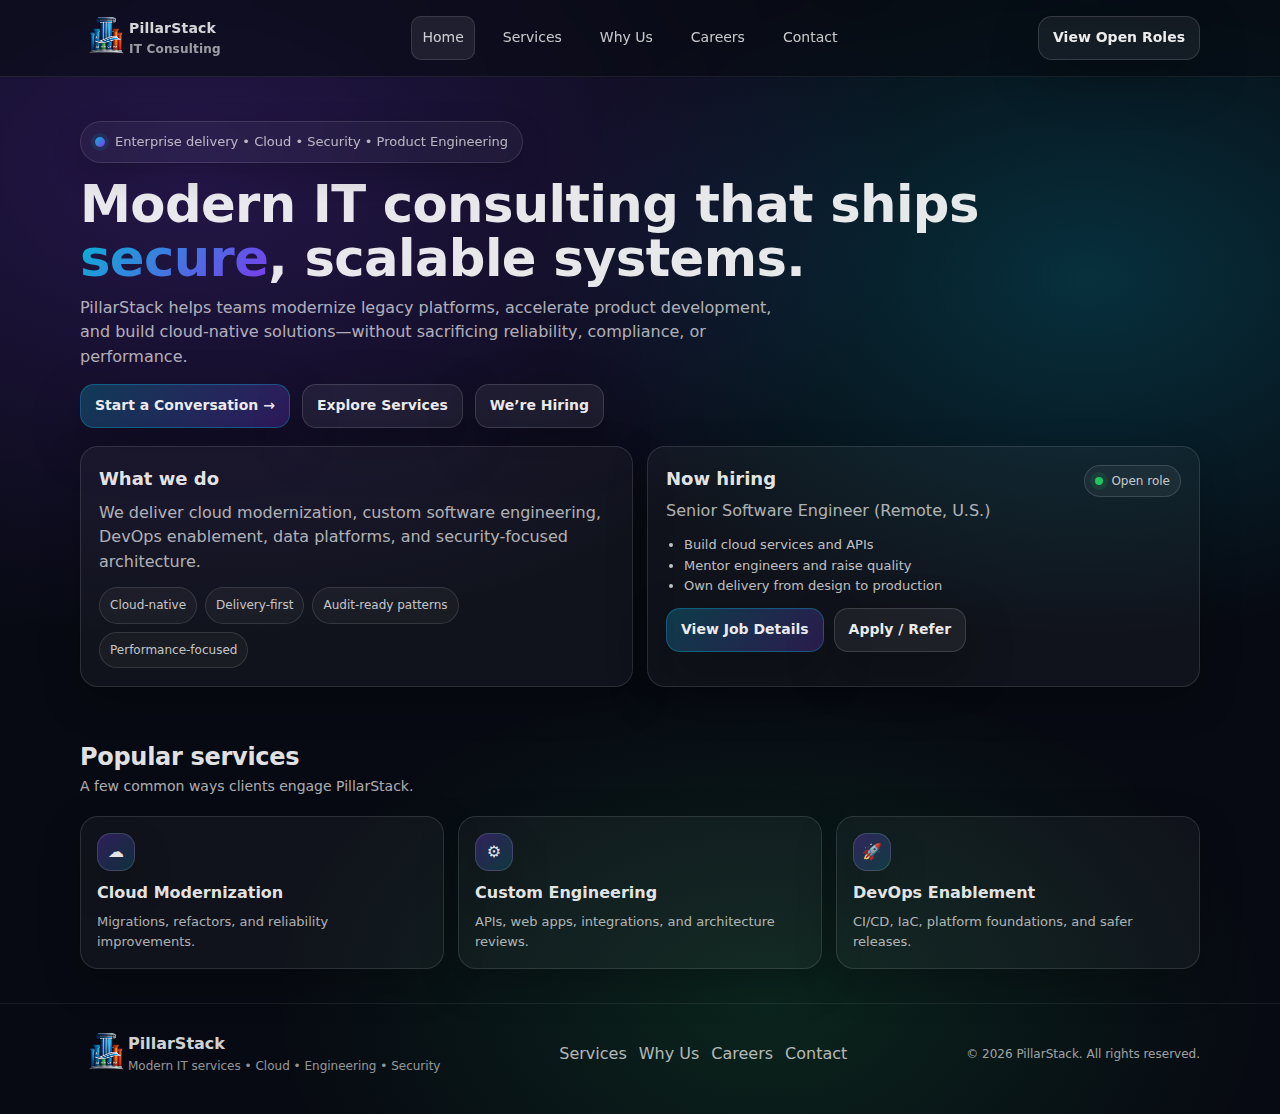
<file: index.html>
<!doctype html>
<html lang="en">
<head>
  <meta charset="UTF-8" />
  <meta name="viewport" content="width=device-width, initial-scale=1.0" />
  <title>PillarStack | IT Consulting & Modern IT Services</title>
  <meta name="description" content="PillarStack provides modern IT consulting services: cloud modernization, software engineering, DevOps, data, and security. We’re hiring a Senior Software Engineer." />
  <link rel="stylesheet" href="styles.css" />
</head>
<body data-page="home">
  <header>
    <div class="container">
      <div class="nav">
        <a class="brand" href="index.html" aria-label="PillarStack Home">
          <img src="logo.png" width="48" height="48" />
          <div>
            <div style="font-size:14px; opacity:0.92;">PillarStack</div>
            <div style="font-size:12px; opacity:0.65; font-weight:600;">IT Consulting</div>
          </div>
        </a>

        <nav class="navlinks" aria-label="Primary navigation">
          <a data-nav="home" href="index.html">Home</a>
          <a data-nav="services" href="services.html">Services</a>
          <a data-nav="about" href="about.html">Why Us</a>
          <a data-nav="careers" href="careers.html">Careers</a>
          <a data-nav="contact" href="contact.html">Contact</a>
        </nav>

        <div class="navcta">
          <a class="btn" href="careers.html">View Open Roles</a>
          <button class="btn primary hamburger" id="menuBtn" aria-expanded="false" aria-controls="mobilePanel">☰ Menu</button>
        </div>
      </div>

      <div class="mobilePanel" id="mobilePanel" aria-label="Mobile navigation">
        <a href="index.html">Home</a>
        <a href="services.html">Services</a>
        <a href="about.html">Why Us</a>
        <a href="careers.html">Careers</a>
        <a href="contact.html">Contact</a>
      </div>
    </div>
  </header>

  <main>
    <section class="pageHero">
      <div class="container">
        <span class="pill"><span class="dot"></span> Enterprise delivery • Cloud • Security • Product Engineering</span>
        <h1 class="h1">Modern IT consulting that ships <span style="background:linear-gradient(135deg,var(--brand2),var(--brand1)); -webkit-background-clip:text; background-clip:text; color:transparent;">secure</span>, scalable systems.</h1>
        <p class="sub">
          PillarStack helps teams modernize legacy platforms, accelerate product development, and build cloud-native solutions—without sacrificing reliability, compliance, or performance.
        </p>

        <div class="heroActions">
          <a class="btn primary" href="contact.html">Start a Conversation →</a>
          <a class="btn" href="services.html">Explore Services</a>
          <a class="btn" href="careers.html">We’re Hiring</a>
        </div>

        <div class="cards" style="margin-top:18px;">
          <div class="card">
            <h2 style="margin:0 0 8px; font-size:18px;">What we do</h2>
            <p style="margin:0; color:var(--muted);">
              We deliver cloud modernization, custom software engineering, DevOps enablement, data platforms, and security-focused architecture.
            </p>
            <div class="badges">
              <span class="badge">Cloud-native</span>
              <span class="badge">Delivery-first</span>
              <span class="badge">Audit-ready patterns</span>
              <span class="badge">Performance-focused</span>
            </div>
          </div>

          <div class="card">
            <div style="display:flex; justify-content:space-between; align-items:flex-start; gap:10px;">
              <div>
                <h2 style="margin:0 0 6px; font-size:18px;">Now hiring</h2>
                <p style="margin:0; color:var(--muted);">Senior Software Engineer (Remote, U.S.)</p>
              </div>
              <span class="tag"><span class="pulse"></span> Open role</span>
            </div>

            <ul style="margin:12px 0 0; padding-left:18px; color:rgba(255,255,255,0.74); font-size:13px;">
              <li>Build cloud services and APIs</li>
              <li>Mentor engineers and raise quality</li>
              <li>Own delivery from design to production</li>
            </ul>

            <div style="margin-top:12px; display:flex; gap:10px; flex-wrap:wrap;">
              <a class="btn primary" href="careers.html">View Job Details</a>
              <a class="btn" href="contact.html">Apply / Refer</a>
            </div>
          </div>
        </div>
      </div>
    </section>

    <section>
      <div class="container">
        <div class="sectionHead">
          <div>
            <h2>Popular services</h2>
            <p>A few common ways clients engage PillarStack.</p>
          </div>
        </div>

        <div class="cards">
          <article class="service">
            <div class="icon">☁</div>
            <h3>Cloud Modernization</h3>
            <p>Migrations, refactors, and reliability improvements.</p>
          </article>

          <article class="service">
            <div class="icon">⚙</div>
            <h3>Custom Engineering</h3>
            <p>APIs, web apps, integrations, and architecture reviews.</p>
          </article>

          <article class="service">
            <div class="icon">🚀</div>
            <h3>DevOps Enablement</h3>
            <p>CI/CD, IaC, platform foundations, and safer releases.</p>
          </article>
        </div>
      </div>
    </section>

    <footer>
      <div class="container">
        <div class="footGrid">
          <div style="display:flex; align-items:center; gap: 0px;">
            <img src="logo.png" width="48" height="48" />
            <div>
              <div style="font-weight:700; color: rgba(255,255,255,0.84);">PillarStack</div>
              <div style="font-size:12px; color: rgba(255,255,255,0.58);">Modern IT services • Cloud • Engineering • Security</div>
            </div>
          </div>

          <div class="tinyLinks" aria-label="Footer links">
            <a href="services.html">Services</a>
            <a href="about.html">Why Us</a>
            <a href="careers.html">Careers</a>
            <a href="contact.html">Contact</a>
          </div>

          <div style="font-size:12px;">© <span id="year"></span> PillarStack. All rights reserved.</div>
        </div>
      </div>
    </footer>
  </main>

  <script src="app.js"></script>
</body>
</html>
</file>
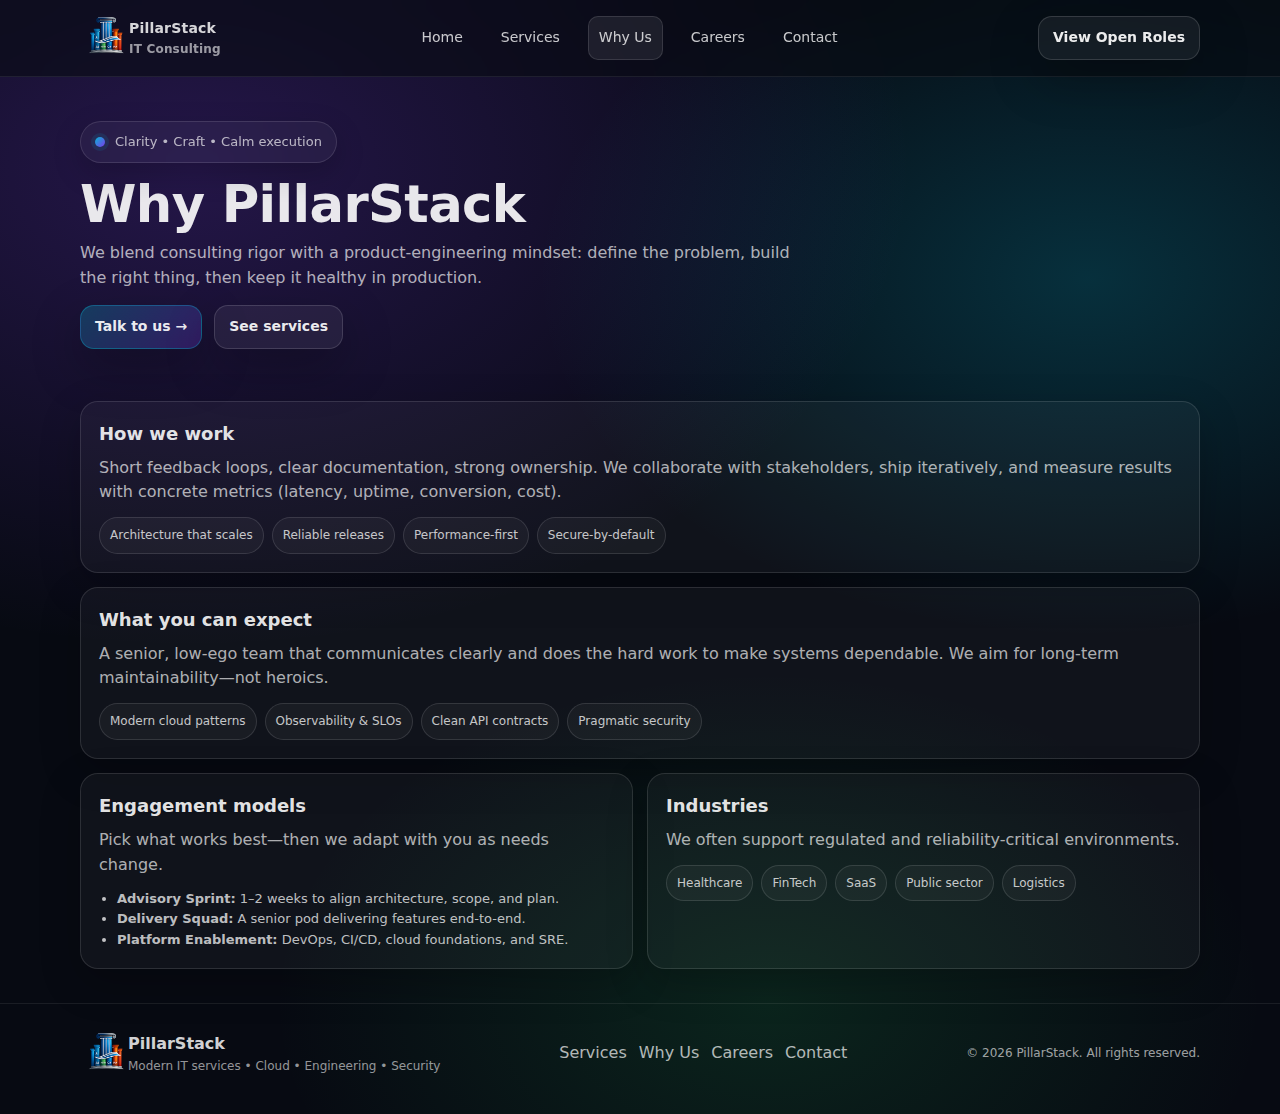
<file: about.html>
<!doctype html>
<html lang="en">
<head>
  <meta charset="UTF-8" />
  <meta name="viewport" content="width=device-width, initial-scale=1.0" />
  <title>Why PillarStack | About</title>
  <meta name="description" content="PillarStack is a delivery-first IT consulting company specializing in modern cloud engineering, security, and scalable software systems." />
  <link rel="stylesheet" href="styles.css" />
</head>
<body data-page="about">
  <header>
    <div class="container">
      <div class="nav">
        <a class="brand" href="index.html" aria-label="PillarStack Home">
          <img src="logo.png" width="48" height="48" />
          <div>
            <div style="font-size:14px; opacity:0.92;">PillarStack</div>
            <div style="font-size:12px; opacity:0.65; font-weight:600;">IT Consulting</div>
          </div>
        </a>

        <nav class="navlinks" aria-label="Primary navigation">
          <a data-nav="home" href="index.html">Home</a>
          <a data-nav="services" href="services.html">Services</a>
          <a data-nav="about" href="about.html">Why Us</a>
          <a data-nav="careers" href="careers.html">Careers</a>
          <a data-nav="contact" href="contact.html">Contact</a>
        </nav>

        <div class="navcta">
          <a class="btn" href="careers.html">View Open Roles</a>
          <button class="btn primary hamburger" id="menuBtn" aria-expanded="false" aria-controls="mobilePanel">☰ Menu</button>
        </div>
      </div>

      <div class="mobilePanel" id="mobilePanel" aria-label="Mobile navigation">
        <a href="index.html">Home</a>
        <a href="services.html">Services</a>
        <a href="about.html">Why Us</a>
        <a href="careers.html">Careers</a>
        <a href="contact.html">Contact</a>
      </div>
    </div>
  </header>

  <main>
    <section class="pageHero">
      <div class="container">
        <span class="pill"><span class="dot"></span> Clarity • Craft • Calm execution</span>
        <h1 class="h1">Why PillarStack</h1>
        <p class="sub">
          We blend consulting rigor with a product-engineering mindset: define the problem, build the right thing,
          then keep it healthy in production.
        </p>
        <div class="heroActions">
          <a class="btn primary" href="contact.html">Talk to us →</a>
          <a class="btn" href="services.html">See services</a>
        </div>
      </div>
    </section>

    <section>
      <div class="container">
        <div class="split">
          <div class="card">
            <h2 style="margin:0 0 8px; font-size:18px;">How we work</h2>
            <p style="margin:0; color:var(--muted);">
              Short feedback loops, clear documentation, strong ownership. We collaborate with stakeholders, ship iteratively,
              and measure results with concrete metrics (latency, uptime, conversion, cost).
            </p>
            <div class="badges">
              <span class="badge">Architecture that scales</span>
              <span class="badge">Reliable releases</span>
              <span class="badge">Performance-first</span>
              <span class="badge">Secure-by-default</span>
            </div>
          </div>

          <div class="card">
            <h2 style="margin:0 0 8px; font-size:18px;">What you can expect</h2>
            <p style="margin:0; color:var(--muted);">
              A senior, low-ego team that communicates clearly and does the hard work to make systems dependable.
              We aim for long-term maintainability—not heroics.
            </p>
            <div class="badges">
              <span class="badge">Modern cloud patterns</span>
              <span class="badge">Observability & SLOs</span>
              <span class="badge">Clean API contracts</span>
              <span class="badge">Pragmatic security</span>
            </div>
          </div>
        </div>

        <div class="cards" style="margin-top:14px;">
          <div class="card">
            <h2 style="margin:0 0 8px; font-size:18px;">Engagement models</h2>
            <p style="margin:0; color:var(--muted);">Pick what works best—then we adapt with you as needs change.</p>
            <ul style="margin:12px 0 0; padding-left:18px; color:rgba(255,255,255,0.74); font-size:13px;">
              <li><b>Advisory Sprint:</b> 1–2 weeks to align architecture, scope, and plan.</li>
              <li><b>Delivery Squad:</b> A senior pod delivering features end-to-end.</li>
              <li><b>Platform Enablement:</b> DevOps, CI/CD, cloud foundations, and SRE.</li>
            </ul>
          </div>

          <div class="card">
            <h2 style="margin:0 0 8px; font-size:18px;">Industries</h2>
            <p style="margin:0; color:var(--muted);">We often support regulated and reliability-critical environments.</p>
            <div class="badges">
              <span class="badge">Healthcare</span>
              <span class="badge">FinTech</span>
              <span class="badge">SaaS</span>
              <span class="badge">Public sector</span>
              <span class="badge">Logistics</span>
            </div>
          </div>
        </div>
      </div>
    </section>

    <footer>
      <div class="container">
        <div class="footGrid">
          <div style="display:flex; align-items:center; gap: 0px;">
            <img src="logo.png" width="48" height="48" />
            <div>
              <div style="font-weight:700; color: rgba(255,255,255,0.84);">PillarStack</div>
              <div style="font-size:12px; color: rgba(255,255,255,0.58);">Modern IT services • Cloud • Engineering • Security</div>
            </div>
          </div>

          <div class="tinyLinks">
            <a href="services.html">Services</a>
            <a href="about.html">Why Us</a>
            <a href="careers.html">Careers</a>
            <a href="contact.html">Contact</a>
          </div>

          <div style="font-size:12px;">© <span id="year"></span> PillarStack. All rights reserved.</div>
        </div>
      </div>
    </footer>
  </main>

  <script src="app.js"></script>
</body>
</html>
</file>
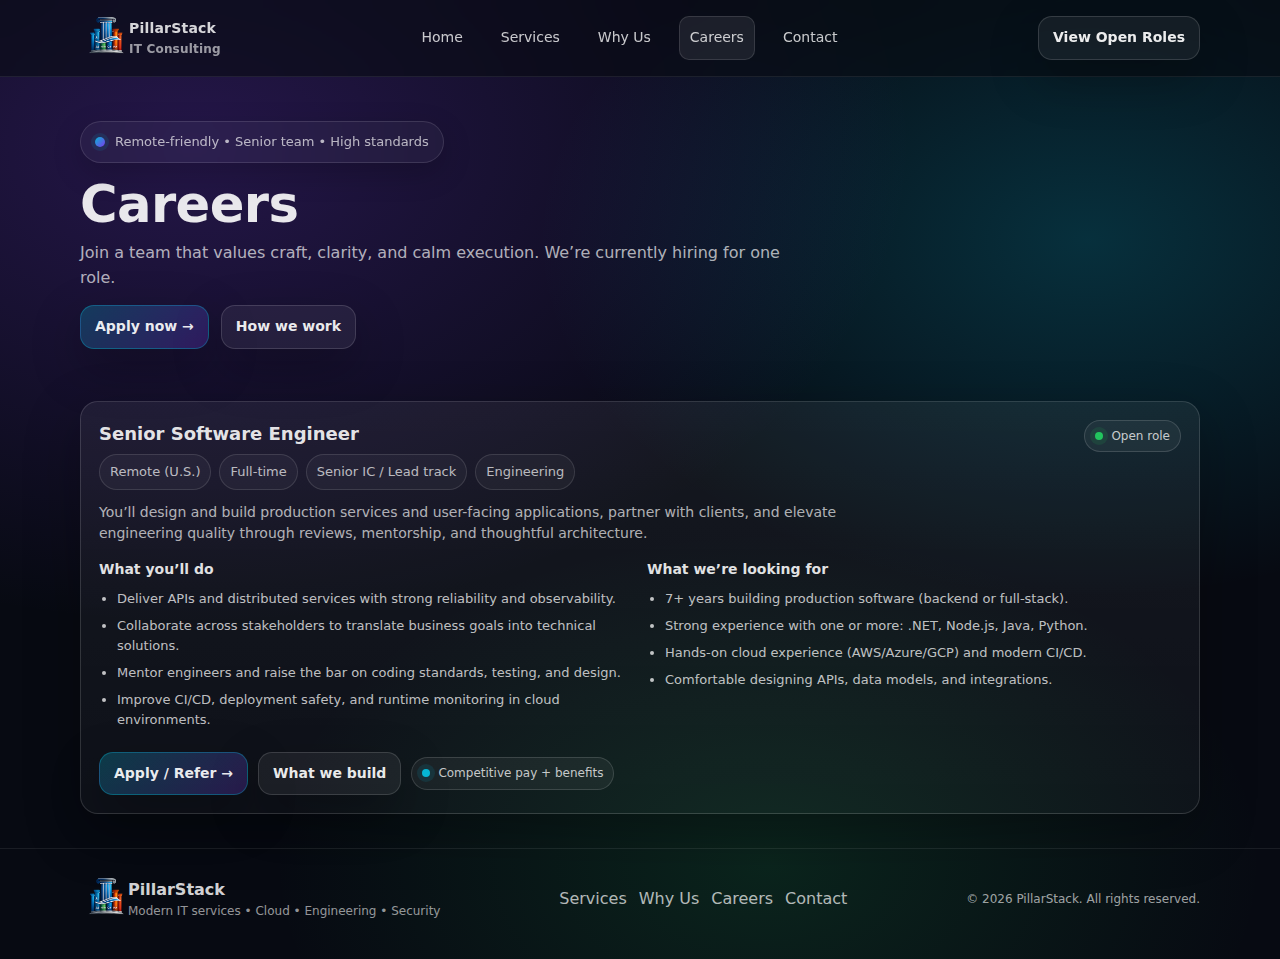
<file: careers.html>
<!doctype html>
<html lang="en">
<head>
  <meta charset="UTF-8" />
  <meta name="viewport" content="width=device-width, initial-scale=1.0" />
  <title>Careers | PillarStack</title>
  <meta name="description" content="Join PillarStack. We’re hiring a Senior Software Engineer (Remote, U.S.)." />
  <link rel="stylesheet" href="styles.css" />
  <link rel="icon" type="image/svg+xml" href="logo.svg">
</head>
<body data-page="careers">
  <header>
    <div class="container">
      <div class="nav">
        <a class="brand" href="index.html" aria-label="PillarStack Home">
          <img src="logo.png" width="48" height="48" />
          <div>
            <div style="font-size:14px; opacity:0.92;">PillarStack</div>
            <div style="font-size:12px; opacity:0.65; font-weight:600;">IT Consulting</div>
          </div>
        </a>

        <nav class="navlinks" aria-label="Primary navigation">
          <a data-nav="home" href="index.html">Home</a>
          <a data-nav="services" href="services.html">Services</a>
          <a data-nav="about" href="about.html">Why Us</a>
          <a data-nav="careers" href="careers.html">Careers</a>
          <a data-nav="contact" href="contact.html">Contact</a>
        </nav>

        <div class="navcta">
          <a class="btn" href="careers.html">View Open Roles</a>
          <button class="btn primary hamburger" id="menuBtn" aria-expanded="false" aria-controls="mobilePanel">☰ Menu</button>
        </div>
      </div>

      <div class="mobilePanel" id="mobilePanel" aria-label="Mobile navigation">
        <a href="index.html">Home</a>
        <a href="services.html">Services</a>
        <a href="about.html">Why Us</a>
        <a href="careers.html">Careers</a>
        <a href="contact.html">Contact</a>
      </div>
    </div>
  </header>

  <main>
    <section class="pageHero">
      <div class="container">
        <span class="pill"><span class="dot"></span> Remote-friendly • Senior team • High standards</span>
        <h1 class="h1">Careers</h1>
        <p class="sub">Join a team that values craft, clarity, and calm execution. We’re currently hiring for one role.</p>
        <div class="heroActions">
          <a class="btn primary" href="contact.html">Apply now →</a>
          <a class="btn" href="about.html">How we work</a>
        </div>
      </div>
    </section>

    <section>
      <div class="container">
        <div class="job" aria-label="Senior Software Engineer job posting">
          <div class="jobTop">
            <div>
              <h3>Senior Software Engineer</h3>
              <div class="jobMeta">
                <span class="chip">Remote (U.S.)</span>
                <span class="chip">Full-time</span>
                <span class="chip">Senior IC / Lead track</span>
                <span class="chip">Engineering</span>
              </div>
            </div>
            <span class="tag"><span class="pulse"></span> Open role</span>
          </div>

          <p style="margin:12px 0 0; color: var(--muted); font-size: 14px; max-width: 85ch;">
            You’ll design and build production services and user-facing applications, partner with clients, and elevate engineering quality
            through reviews, mentorship, and thoughtful architecture.
          </p>

          <div class="jobCols">
            <div>
              <h4>What you’ll do</h4>
              <ul>
                <li>Deliver APIs and distributed services with strong reliability and observability.</li>
                <li>Collaborate across stakeholders to translate business goals into technical solutions.</li>
                <li>Mentor engineers and raise the bar on coding standards, testing, and design.</li>
                <li>Improve CI/CD, deployment safety, and runtime monitoring in cloud environments.</li>
              </ul>
            </div>
            <div>
              <h4>What we’re looking for</h4>
              <ul>
                <li>7+ years building production software (backend or full-stack).</li>
                <li>Strong experience with one or more: .NET, Node.js, Java, Python.</li>
                <li>Hands-on cloud experience (AWS/Azure/GCP) and modern CI/CD.</li>
                <li>Comfortable designing APIs, data models, and integrations.</li>
              </ul>
            </div>
          </div>

          <div style="margin-top:14px; display:flex; gap:10px; flex-wrap:wrap; align-items:center;">
            <a class="btn primary" href="contact.html">Apply / Refer →</a>
            <a class="btn" href="services.html">What we build</a>
            <span class="tag" title="Benefits"><span class="pulse" style="background:var(--brand2); box-shadow:0 0 0 5px rgba(6,182,212,0.12)"></span> Competitive pay + benefits</span>
          </div>
        </div>
      </div>
    </section>

    <footer>
      <div class="container">
        <div class="footGrid">
          <div style="display:flex; align-items:center; gap: 0px;">
            <img src="logo.png" width="48" height="48" />
            <div>
              <div style="font-weight:700; color: rgba(255,255,255,0.84);">PillarStack</div>
              <div style="font-size:12px; color: rgba(255,255,255,0.58);">Modern IT services • Cloud • Engineering • Security</div>
            </div>
          </div>

          <div class="tinyLinks">
            <a href="services.html">Services</a>
            <a href="about.html">Why Us</a>
            <a href="careers.html">Careers</a>
            <a href="contact.html">Contact</a>
          </div>

          <div style="font-size:12px;">© <span id="year"></span> PillarStack. All rights reserved.</div>
        </div>
      </div>
    </footer>
  </main>

  <script src="app.js"></script>
</body>
</html>
</file>
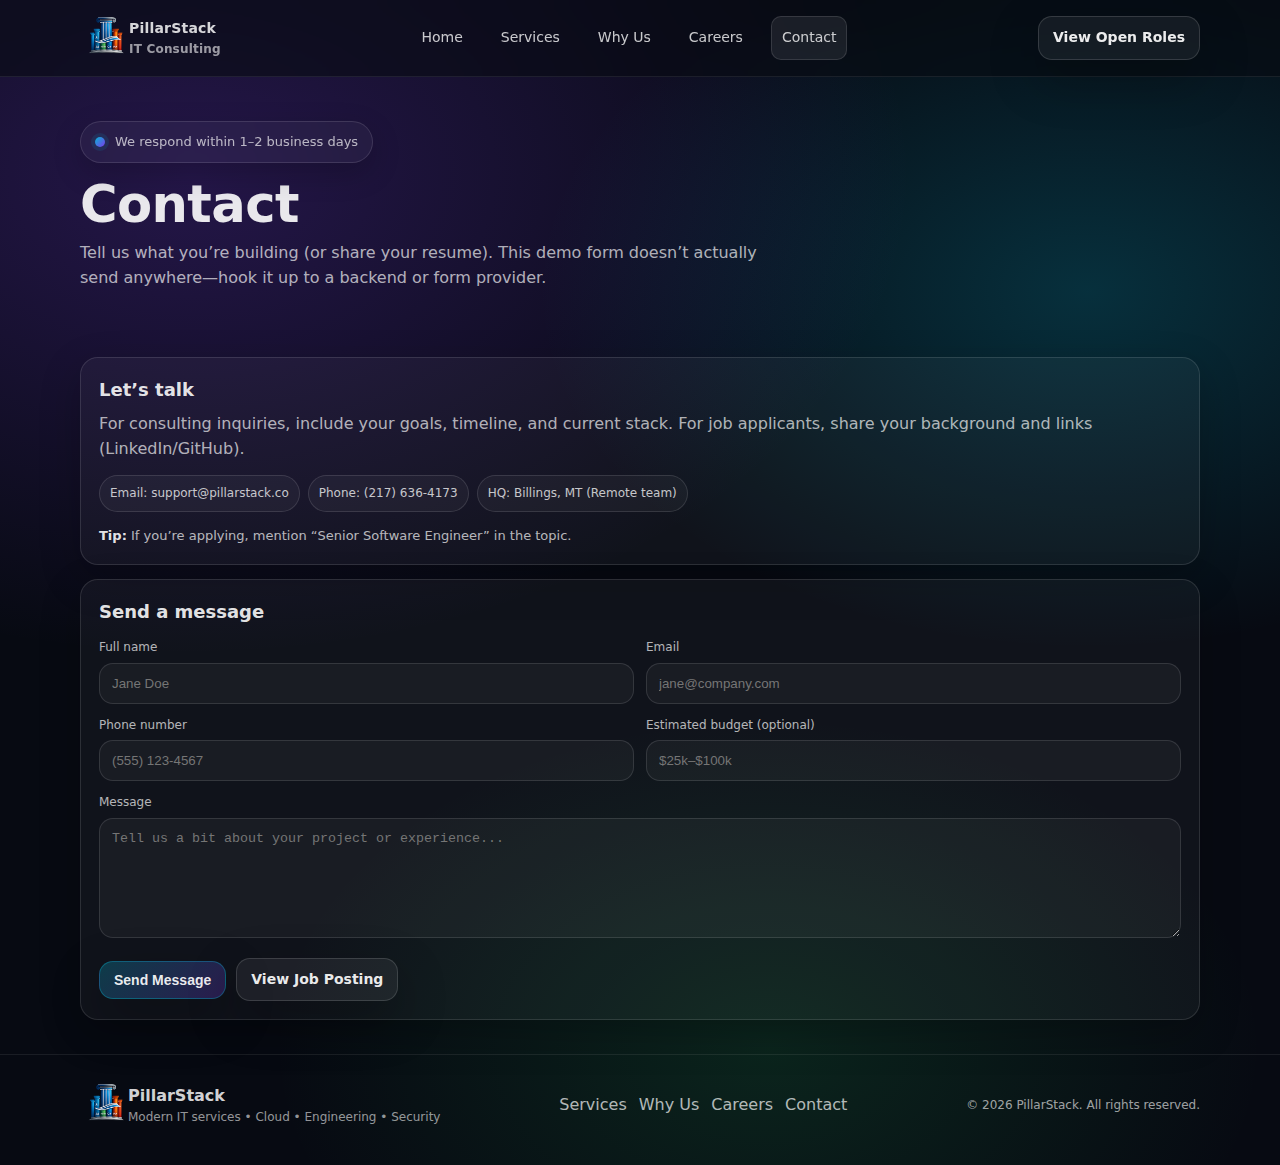
<file: contact.html>
<!doctype html>
<html lang="en">
<head>
  <meta charset="UTF-8" />
  <meta name="viewport" content="width=device-width, initial-scale=1.0" />
  <title>Contact | PillarStack</title>
  <meta name="description" content="Contact PillarStack for IT consulting services or apply to our Senior Software Engineer role." />
  <link rel="stylesheet" href="styles.css" />
  <link rel="icon" type="image/svg+xml" href="logo.svg">
</head>
<body data-page="contact">
  <header>
    <div class="container">
      <div class="nav">
        <a class="brand" href="index.html" aria-label="PillarStack Home">
          <img src="logo.png" width="48" height="48" />
          <div>
            <div style="font-size:14px; opacity:0.92;">PillarStack</div>
            <div style="font-size:12px; opacity:0.65; font-weight:600;">IT Consulting</div>
          </div>
        </a>

        <nav class="navlinks" aria-label="Primary navigation">
          <a data-nav="home" href="index.html">Home</a>
          <a data-nav="services" href="services.html">Services</a>
          <a data-nav="about" href="about.html">Why Us</a>
          <a data-nav="careers" href="careers.html">Careers</a>
          <a data-nav="contact" href="contact.html">Contact</a>
        </nav>

        <div class="navcta">
          <a class="btn" href="careers.html">View Open Roles</a>
          <button class="btn primary hamburger" id="menuBtn" aria-expanded="false" aria-controls="mobilePanel">☰ Menu</button>
        </div>
      </div>

      <div class="mobilePanel" id="mobilePanel" aria-label="Mobile navigation">
        <a href="index.html">Home</a>
        <a href="services.html">Services</a>
        <a href="about.html">Why Us</a>
        <a href="careers.html">Careers</a>
        <a href="contact.html">Contact</a>
      </div>
    </div>
  </header>

  <main>
    <section class="pageHero">
      <div class="container">
        <span class="pill"><span class="dot"></span> We respond within 1–2 business days</span>
        <h1 class="h1">Contact</h1>
        <p class="sub">Tell us what you’re building (or share your resume). This demo form doesn’t actually send anywhere—hook it up to a backend or form provider.</p>
      </div>
    </section>

    <section>
      <div class="container">
        <div class="split">
          <div class="card">
            <h2 style="margin:0 0 8px; font-size:18px;">Let’s talk</h2>
            <p style="margin:0; color:var(--muted);">
              For consulting inquiries, include your goals, timeline, and current stack. For job applicants, share your background and links (LinkedIn/GitHub).
            </p>

            <div class="badges" style="margin-top:14px;">
              <span class="badge">Email: support@pillarstack.co</span>
              <span class="badge">Phone: (217) 636-4173</span>
              <span class="badge">HQ: Billings, MT (Remote team)</span>
            </div>

            <div style="margin-top:14px; color: rgba(255,255,255,0.70); font-size: 13px;">
              <b style="color: rgba(255,255,255,0.90)">Tip:</b> If you’re applying, mention “Senior Software Engineer” in the topic.
            </div>
          </div>

          <div class="card">
            <h2 style="margin:0 0 8px; font-size:18px;">Send a message</h2>
            <form onsubmit="return fakeSubmit(event)">
              <div class="field">
                <label for="name">Full name</label>
                <input id="name" name="name" placeholder="Jane Doe" required />
              </div>
              <div class="field">
                <label for="email">Email</label>
                <input id="email" name="email" type="email" placeholder="jane@company.com" required />
              </div>
              <div class="field">
                <label for="email">Phone number</label>
                <input id="phone" name="phone" placeholder="(555) 123-4567" required />
              </div>
              <div class="field">
                <label for="budget">Estimated budget (optional)</label>
                <input id="budget" name="budget" placeholder="$25k–$100k" />
              </div>
              <div class="field full">
                <label for="message">Message</label>
                <textarea id="message" name="message" placeholder="Tell us a bit about your project or experience..." required></textarea>
              </div>
              <div class="field full" style="display:flex; gap: 10px; flex-wrap:wrap; align-items:center;">
                <button class="btn primary" type="submit">Send Message</button>
                <a class="btn" href="careers.html">View Job Posting</a>
                <span id="formStatus" style="color: rgba(255,255,255,0.72); font-size: 13px;"></span>
              </div>
            </form>
          </div>
        </div>
      </div>
    </section>

    <footer>
      <div class="container">
        <div class="footGrid">
          <div style="display:flex; align-items:center; gap: 0px;">
            <img src="logo.png" width="48" height="48" />
            <div>
              <div style="font-weight:700; color: rgba(255,255,255,0.84);">PillarStack</div>
              <div style="font-size:12px; color: rgba(255,255,255,0.58);">Modern IT services • Cloud • Engineering • Security</div>
            </div>
          </div>

          <div class="tinyLinks">
            <a href="services.html">Services</a>
            <a href="about.html">Why Us</a>
            <a href="careers.html">Careers</a>
            <a href="contact.html">Contact</a>
          </div>

          <div style="font-size:12px;">© <span id="year"></span> PillarStack. All rights reserved.</div>
        </div>
      </div>
    </footer>
  </main>

  <script src="app.js"></script>
</body>
</html>
</file>
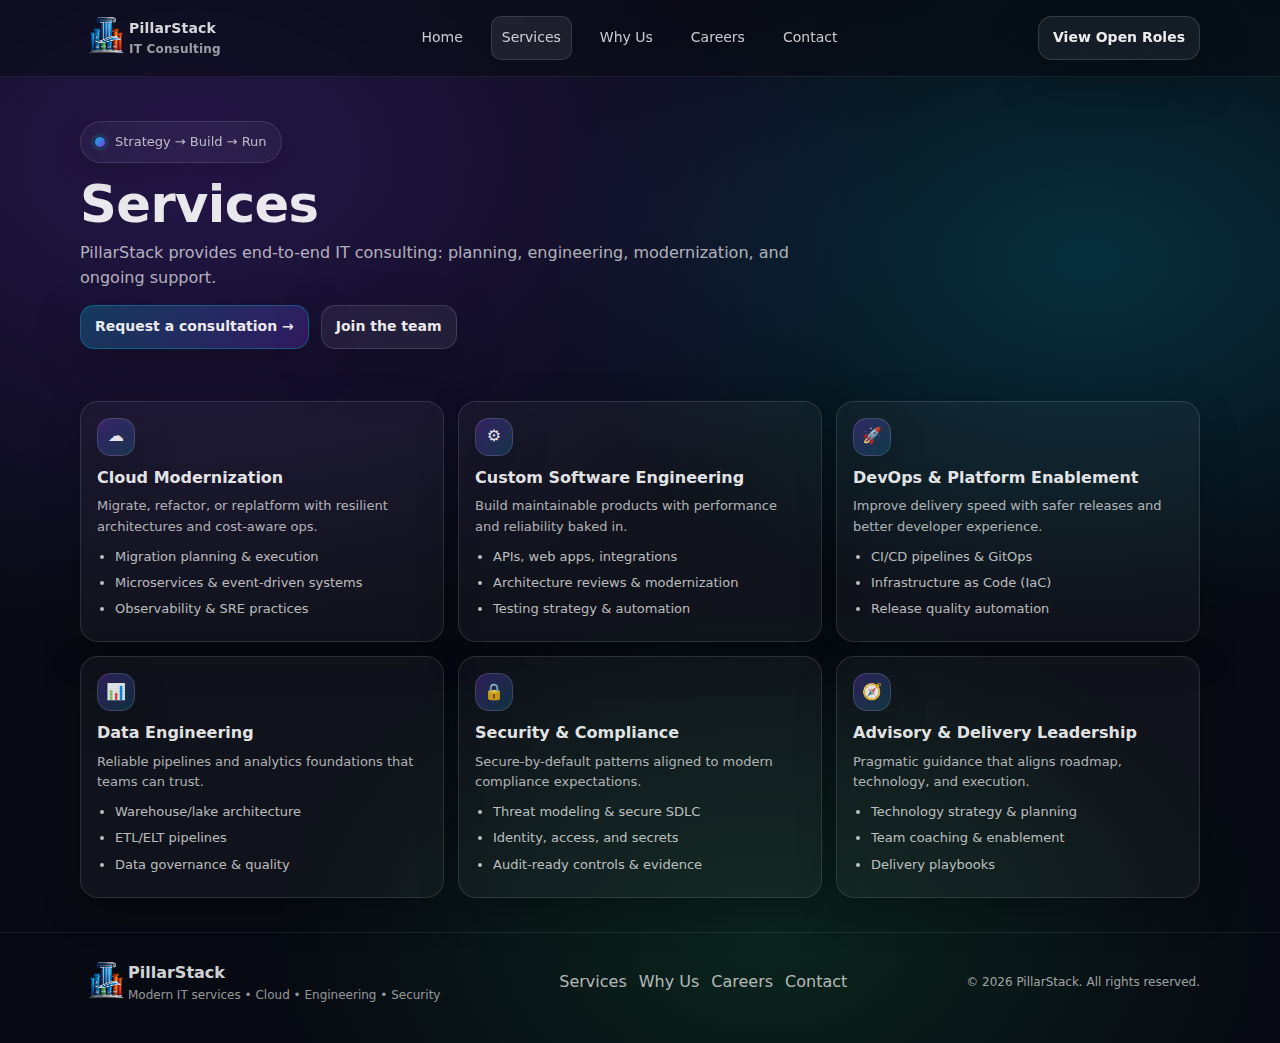
<file: services.html>
<!doctype html>
<html lang="en">
<head>
  <meta charset="UTF-8" />
  <meta name="viewport" content="width=device-width, initial-scale=1.0" />
  <title>Services | PillarStack</title>
  <meta name="description" content="PillarStack IT services: cloud modernization, custom software engineering, DevOps, data engineering, and security & compliance." />
  <link rel="stylesheet" href="styles.css" />
  <link rel="icon" type="image/svg+xml" href="logo.svg">
</head>
<body data-page="services">
  <header>
    <div class="container">
      <div class="nav">
        <a class="brand" href="index.html" aria-label="PillarStack Home">
          <img src="logo.png" width="48" height="48" />
          <div>
            <div style="font-size:14px; opacity:0.92;">PillarStack</div>
            <div style="font-size:12px; opacity:0.65; font-weight:600;">IT Consulting</div>
          </div>
        </a>

        <nav class="navlinks" aria-label="Primary navigation">
          <a data-nav="home" href="index.html">Home</a>
          <a data-nav="services" href="services.html">Services</a>
          <a data-nav="about" href="about.html">Why Us</a>
          <a data-nav="careers" href="careers.html">Careers</a>
          <a data-nav="contact" href="contact.html">Contact</a>
        </nav>

        <div class="navcta">
          <a class="btn" href="careers.html">View Open Roles</a>
          <button class="btn primary hamburger" id="menuBtn" aria-expanded="false" aria-controls="mobilePanel">☰ Menu</button>
        </div>
      </div>

      <div class="mobilePanel" id="mobilePanel" aria-label="Mobile navigation">
        <a href="index.html">Home</a>
        <a href="services.html">Services</a>
        <a href="about.html">Why Us</a>
        <a href="careers.html">Careers</a>
        <a href="contact.html">Contact</a>
      </div>
    </div>
  </header>

  <main>
    <section class="pageHero">
      <div class="container">
        <span class="pill"><span class="dot"></span> Strategy → Build → Run</span>
        <h1 class="h1">Services</h1>
        <p class="sub">PillarStack provides end-to-end IT consulting: planning, engineering, modernization, and ongoing support.</p>
        <div class="heroActions">
          <a class="btn primary" href="contact.html">Request a consultation →</a>
          <a class="btn" href="careers.html">Join the team</a>
        </div>
      </div>
    </section>

    <section>
      <div class="container">
        <div class="cards" role="list">
          <article class="service" role="listitem">
            <div class="icon">☁</div>
            <h3>Cloud Modernization</h3>
            <p>Migrate, refactor, or replatform with resilient architectures and cost-aware ops.</p>
            <ul>
              <li>Migration planning & execution</li>
              <li>Microservices & event-driven systems</li>
              <li>Observability & SRE practices</li>
            </ul>
          </article>

          <article class="service" role="listitem">
            <div class="icon">⚙</div>
            <h3>Custom Software Engineering</h3>
            <p>Build maintainable products with performance and reliability baked in.</p>
            <ul>
              <li>APIs, web apps, integrations</li>
              <li>Architecture reviews & modernization</li>
              <li>Testing strategy & automation</li>
            </ul>
          </article>

          <article class="service" role="listitem">
            <div class="icon">🚀</div>
            <h3>DevOps & Platform Enablement</h3>
            <p>Improve delivery speed with safer releases and better developer experience.</p>
            <ul>
              <li>CI/CD pipelines & GitOps</li>
              <li>Infrastructure as Code (IaC)</li>
              <li>Release quality automation</li>
            </ul>
          </article>

          <article class="service" role="listitem">
            <div class="icon">📊</div>
            <h3>Data Engineering</h3>
            <p>Reliable pipelines and analytics foundations that teams can trust.</p>
            <ul>
              <li>Warehouse/lake architecture</li>
              <li>ETL/ELT pipelines</li>
              <li>Data governance & quality</li>
            </ul>
          </article>

          <article class="service" role="listitem">
            <div class="icon">🔒</div>
            <h3>Security & Compliance</h3>
            <p>Secure-by-default patterns aligned to modern compliance expectations.</p>
            <ul>
              <li>Threat modeling & secure SDLC</li>
              <li>Identity, access, and secrets</li>
              <li>Audit-ready controls & evidence</li>
            </ul>
          </article>

          <article class="service" role="listitem">
            <div class="icon">🧭</div>
            <h3>Advisory & Delivery Leadership</h3>
            <p>Pragmatic guidance that aligns roadmap, technology, and execution.</p>
            <ul>
              <li>Technology strategy & planning</li>
              <li>Team coaching & enablement</li>
              <li>Delivery playbooks</li>
            </ul>
          </article>
        </div>
      </div>
    </section>

    <footer>
      <div class="container">
        <div class="footGrid">
          <div style="display:flex; align-items:center; gap: 0px;">
            <img src="logo.png" width="48" height="48" />
            <div>
              <div style="font-weight:700; color: rgba(255,255,255,0.84);">PillarStack</div>
              <div style="font-size:12px; color: rgba(255,255,255,0.58);">Modern IT services • Cloud • Engineering • Security</div>
            </div>
          </div>

          <div class="tinyLinks">
            <a href="services.html">Services</a>
            <a href="about.html">Why Us</a>
            <a href="careers.html">Careers</a>
            <a href="contact.html">Contact</a>
          </div>

          <div style="font-size:12px;">© <span id="year"></span> PillarStack. All rights reserved.</div>
        </div>
      </div>
    </footer>
  </main>

  <script src="app.js"></script>
</body>
</html>
</file>
<file: styles.css>
:root{
  --bg: #070A12;
  --panel: rgba(255,255,255,0.06);
  --panel2: rgba(255,255,255,0.08);
  --text: rgba(255,255,255,0.90);
  --muted: rgba(255,255,255,0.68);
  --border: rgba(255,255,255,0.12);
  --shadow: 0 20px 60px rgba(0,0,0,0.45);
  --radius: 18px;

  --brand1: #7C3AED;
  --brand2: #06B6D4;
  --brand3: #22C55E;
  --warn: #F59E0B;

  --max: 1120px;
}

*{ box-sizing: border-box; }
html{ scroll-behavior: smooth; }
body{
  margin:0;
  font-family: ui-sans-serif, system-ui, -apple-system, Segoe UI, Roboto, Helvetica, Arial, "Apple Color Emoji","Segoe UI Emoji";
  color: var(--text);
  background: radial-gradient(1200px 800px at 15% 15%, rgba(124,58,237,0.25), transparent 60%),
              radial-gradient(1000px 650px at 85% 25%, rgba(6,182,212,0.22), transparent 55%),
              radial-gradient(900px 600px at 60% 90%, rgba(34,197,94,0.14), transparent 55%),
              var(--bg);
  line-height: 1.55;
}

a{ color: inherit; text-decoration: none; }
.container{ width: min(var(--max), calc(100% - 40px)); margin: 0 auto; }

.pill{
  display:inline-flex; align-items:center; gap:10px;
  padding: 10px 14px;
  border: 1px solid var(--border);
  border-radius: 999px;
  background: rgba(255,255,255,0.04);
  backdrop-filter: blur(10px);
  box-shadow: 0 10px 30px rgba(0,0,0,0.20);
  font-size: 13px;
  color: var(--muted);
}
.dot{
  width:10px; height:10px; border-radius:50%;
  background: linear-gradient(135deg, var(--brand2), var(--brand1));
  box-shadow: 0 0 0 4px rgba(6,182,212,0.12);
}

/* Header / Nav */
header{
  position: sticky; top:0;
  z-index: 50;
  border-bottom: 1px solid rgba(255,255,255,0.08);
  background: rgba(7,10,18,0.58);
  backdrop-filter: blur(14px);
}
.nav{
  display:flex; align-items:center; justify-content:space-between;
  padding: 14px 0;
  gap: 16px;
}
.brand{
  display:flex; align-items:center; gap: 1px;
  font-weight: 700; letter-spacing: 0.2px;
}
.logo{
  width: 34px; height: 34px; border-radius: 12px;
  background:
    radial-gradient(10px 10px at 25% 30%, rgba(255,255,255,0.55), transparent 60%),
    linear-gradient(135deg, rgba(124,58,237,1), rgba(6,182,212,1));
  box-shadow: 0 16px 40px rgba(124,58,237,0.20);
  border: 1px solid rgba(255,255,255,0.14);
}
.navlinks{
  display:flex; align-items:center; gap: 18px;
  color: rgba(255,255,255,0.78);
  font-size: 14px;
}
.navlinks a{
  padding: 10px 10px;
  border-radius: 10px;
  transition: background 160ms ease, color 160ms ease;
}
.navlinks a:hover{ background: rgba(255,255,255,0.06); color: rgba(255,255,255,0.95); }
.navlinks a.active{
  background: rgba(255,255,255,0.08);
  border: 1px solid rgba(255,255,255,0.12);
}

.navcta{ display:flex; align-items:center; gap: 10px; }

.btn{
  display:inline-flex; align-items:center; justify-content:center;
  gap:10px;
  padding: 10px 14px;
  border-radius: 14px;
  border: 1px solid rgba(255,255,255,0.14);
  background: rgba(255,255,255,0.06);
  color: rgba(255,255,255,0.92);
  font-weight: 600;
  font-size: 14px;
  box-shadow: 0 18px 50px rgba(0,0,0,0.28);
  transition: transform 140ms ease, background 140ms ease, border 140ms ease;
  cursor:pointer;
}
.btn:hover{ transform: translateY(-1px); background: rgba(255,255,255,0.08); border-color: rgba(255,255,255,0.20); }
.btn.primary{
  border: 1px solid rgba(6,182,212,0.35);
  background: linear-gradient(135deg, rgba(6,182,212,0.25), rgba(124,58,237,0.25));
}
.btn.primary:hover{
  border-color: rgba(6,182,212,0.55);
  background: linear-gradient(135deg, rgba(6,182,212,0.30), rgba(124,58,237,0.30));
}

/* Mobile nav */
.hamburger{ display:none; }
.mobilePanel{
  display:none;
  border-top: 1px solid rgba(255,255,255,0.08);
  padding: 12px 0 16px;
}
.mobilePanel a{
  display:block;
  padding: 10px 12px;
  border-radius: 12px;
  color: rgba(255,255,255,0.82);
}
.mobilePanel a:hover{ background: rgba(255,255,255,0.06); }

main{ min-height: calc(100vh - 82px); }

/* Page header */
.pageHero{ padding: 44px 0 18px; }
.h1{
  font-size: clamp(32px, 4.0vw, 52px);
  line-height: 1.06;
  margin: 14px 0 10px;
  letter-spacing: -0.6px;
}
.sub{
  color: var(--muted);
  font-size: 16px;
  max-width: 70ch;
  margin: 0 0 14px;
}
.heroActions{ display:flex; flex-wrap:wrap; gap: 12px; margin-top: 14px; }

section{ padding: 34px 0; }

.sectionHead{
  display:flex; align-items:flex-end; justify-content:space-between;
  gap: 16px; margin-bottom: 18px;
}
.sectionHead h2{
  margin:0;
  font-size: 24px;
  letter-spacing: -0.3px;
}
.sectionHead p{
  margin:0;
  color: var(--muted);
  max-width: 62ch;
  font-size: 14px;
}

.cards{
  display:grid;
  grid-template-columns: repeat(12, 1fr);
  gap: 14px;
}

.card{
  grid-column: span 6;
  padding: 18px;
  border-radius: 18px;
  border: 1px solid rgba(255,255,255,0.12);
  background: rgba(255,255,255,0.04);
  box-shadow: 0 14px 40px rgba(0,0,0,0.22);
}

.service{
  grid-column: span 4;
  padding: 16px;
  border-radius: 18px;
  border: 1px solid rgba(255,255,255,0.12);
  background: rgba(255,255,255,0.04);
  box-shadow: 0 14px 40px rgba(0,0,0,0.22);
  transition: transform 140ms ease, background 140ms ease, border 140ms ease;
  position: relative;
  overflow: hidden;
}
.service:hover{
  transform: translateY(-2px);
  background: rgba(255,255,255,0.055);
  border-color: rgba(255,255,255,0.18);
}
.icon{
  width: 38px; height: 38px;
  border-radius: 14px;
  border: 1px solid rgba(255,255,255,0.14);
  background: linear-gradient(135deg, rgba(124,58,237,0.30), rgba(6,182,212,0.18));
  display:flex; align-items:center; justify-content:center;
  font-weight: 800;
  color: rgba(255,255,255,0.88);
  box-shadow: 0 16px 40px rgba(0,0,0,0.20);
  margin-bottom: 10px;
}
.service h3{ margin: 8px 0 6px; font-size: 16px; }
.service p{ margin: 0; color: var(--muted); font-size: 13px; }
.service ul{
  margin: 10px 0 0;
  padding-left: 18px;
  color: rgba(255,255,255,0.72);
  font-size: 13px;
}
.service li{ margin: 6px 0; }

.split{
  display:grid;
  grid-template-columns: 1fr 1fr;
  gap: 14px;
  align-items: stretch;
}

.badges{ display:flex; flex-wrap:wrap; gap: 8px; margin-top: 12px; }
.badge{
  font-size: 12px;
  color: rgba(255,255,255,0.76);
  padding: 8px 10px;
  border-radius: 999px;
  border: 1px solid rgba(255,255,255,0.12);
  background: rgba(255,255,255,0.04);
}

/* Careers */
.job{
  padding: 18px;
  border-radius: 18px;
  border: 1px solid rgba(255,255,255,0.14);
  background: linear-gradient(180deg, rgba(255,255,255,0.06), rgba(255,255,255,0.03));
  box-shadow: 0 18px 55px rgba(0,0,0,0.28);
}
.jobTop{
  display:flex; align-items:flex-start; justify-content:space-between;
  gap: 12px;
}
.job h3{ margin: 0 0 6px; font-size: 18px; }
.jobMeta{
  display:flex; flex-wrap:wrap; gap: 8px;
  color: rgba(255,255,255,0.70);
  font-size: 13px;
}
.jobMeta .chip{
  padding: 7px 10px;
  border-radius: 999px;
  border: 1px solid rgba(255,255,255,0.12);
  background: rgba(255,255,255,0.04);
}
.jobCols{
  display:grid;
  grid-template-columns: 1fr 1fr;
  gap: 14px;
  margin-top: 14px;
}
.jobCols h4{ margin: 0 0 8px; font-size: 14px; color: rgba(255,255,255,0.88); }
.jobCols ul{ margin: 0; padding-left: 18px; color: rgba(255,255,255,0.74); font-size: 13px; }
.jobCols li{ margin: 7px 0; }

.tag{
  font-size: 12px;
  color: rgba(255,255,255,0.75);
  border: 1px solid rgba(255,255,255,0.14);
  padding: 6px 10px;
  border-radius: 999px;
  background: rgba(255,255,255,0.05);
  display:inline-flex; align-items:center; gap: 8px;
  white-space: nowrap;
}
.tag .pulse{
  width:8px; height:8px; border-radius:50%;
  background: var(--brand3);
  box-shadow: 0 0 0 5px rgba(34,197,94,0.12);
}

/* Contact form */
form{
  display:grid;
  grid-template-columns: 1fr 1fr;
  gap: 12px;
  margin-top: 12px;
}
.field{ grid-column: span 1; }
.field.full{ grid-column: 1 / -1; }
label{ display:block; font-size: 12px; color: rgba(255,255,255,0.70); margin-bottom: 6px; }
input, textarea, select{
  width:100%;
  border-radius: 14px;
  border: 1px solid rgba(255,255,255,0.12);
  background: rgba(255,255,255,0.04);
  color: rgba(255,255,255,0.92);
  padding: 12px 12px;
  outline: none;
}
input:focus, textarea:focus, select:focus{
  border-color: rgba(6,182,212,0.45);
  box-shadow: 0 0 0 5px rgba(6,182,212,0.10);
}
textarea{ min-height: 120px; resize: vertical; }

/* Footer */
footer{
  padding: 26px 0 36px;
  border-top: 1px solid rgba(255,255,255,0.08);
  color: rgba(255,255,255,0.62);
}
.footGrid{
  display:flex; flex-wrap:wrap; gap: 12px;
  align-items:center; justify-content:space-between;
}
.tinyLinks{ display:flex; flex-wrap:wrap; gap: 12px; }
.tinyLinks a{ color: rgba(255,255,255,0.70); }
.tinyLinks a:hover{ color: rgba(255,255,255,0.92); }

@media (max-width: 920px){
  .service{ grid-column: span 6; }
  .split{ grid-template-columns: 1fr; }
  .jobCols{ grid-template-columns: 1fr; }
  .card{ grid-column: span 12; }
}
@media (max-width: 680px){
  .navlinks{ display:none; }
  .hamburger{ display:inline-flex; }
  .service{ grid-column: span 12; }
  form{ grid-template-columns: 1fr; }
  .field{ grid-column: 1 / -1; }
}
</file>
